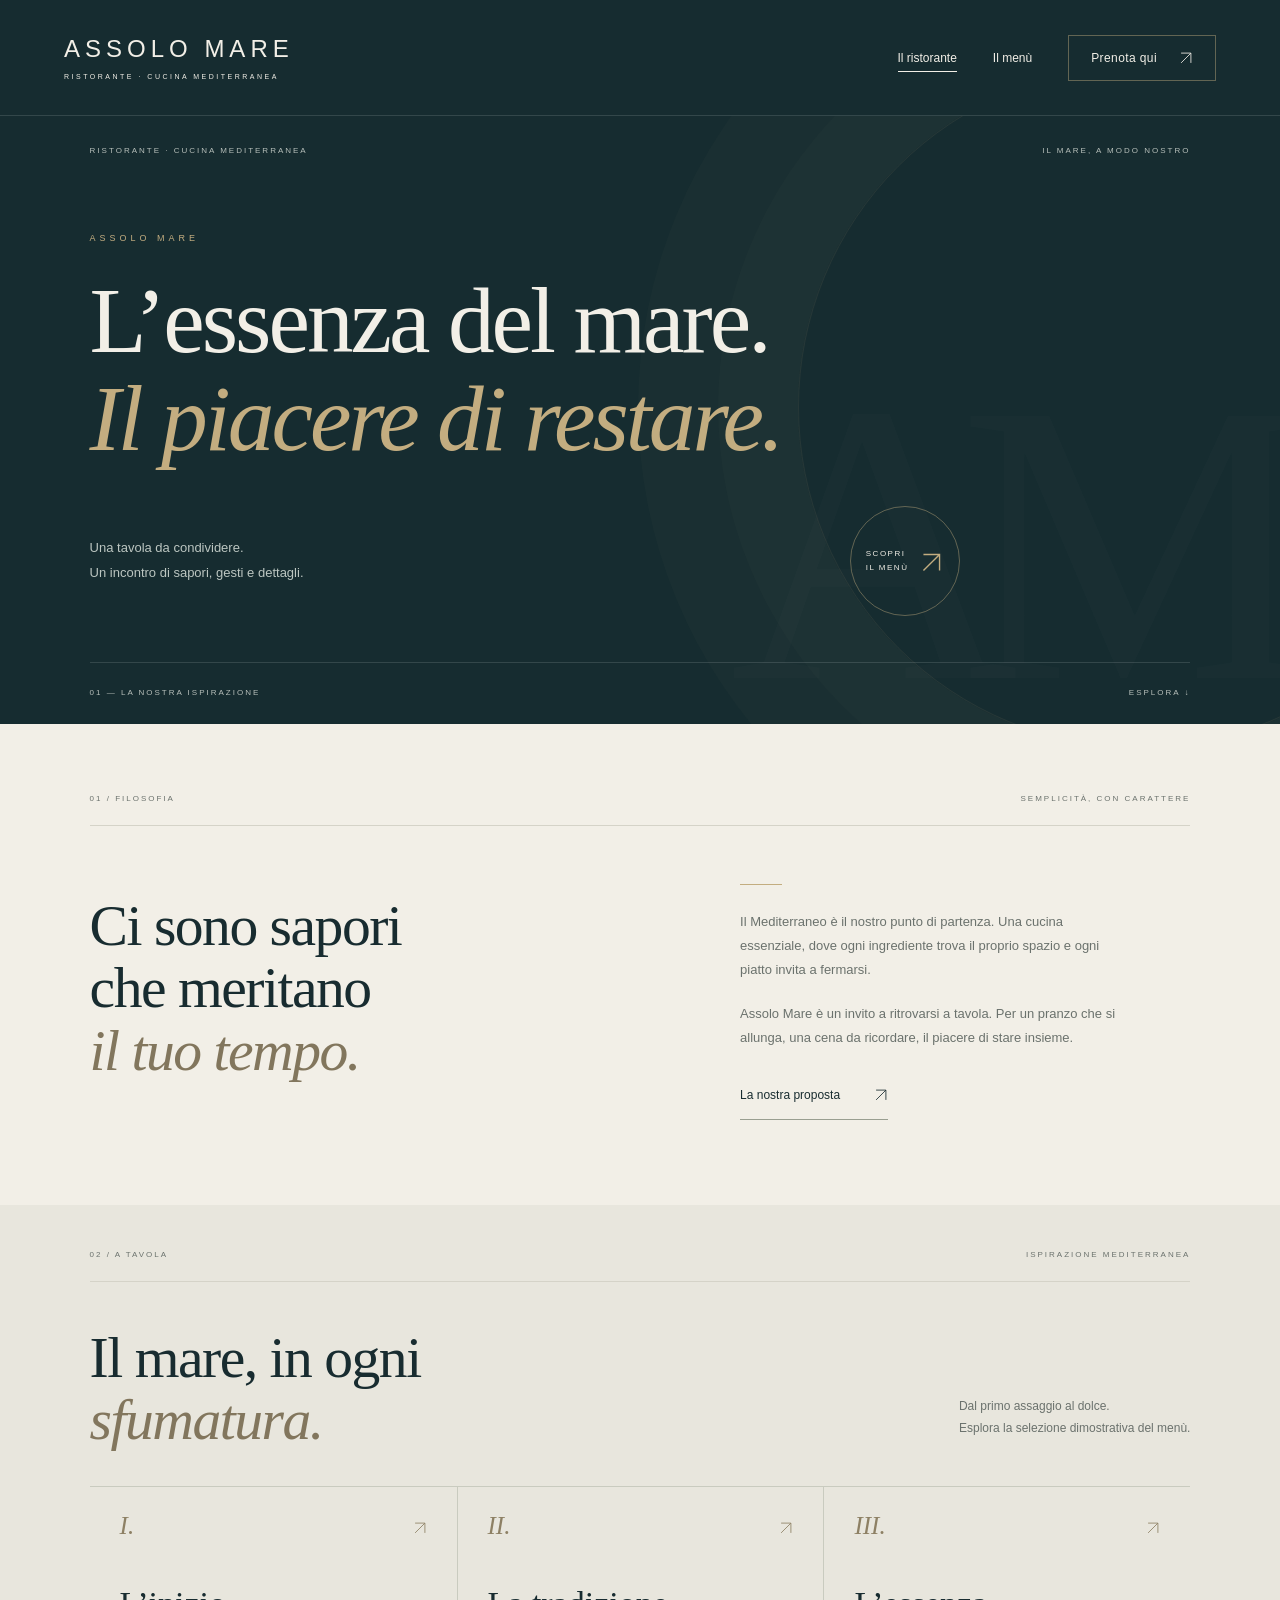
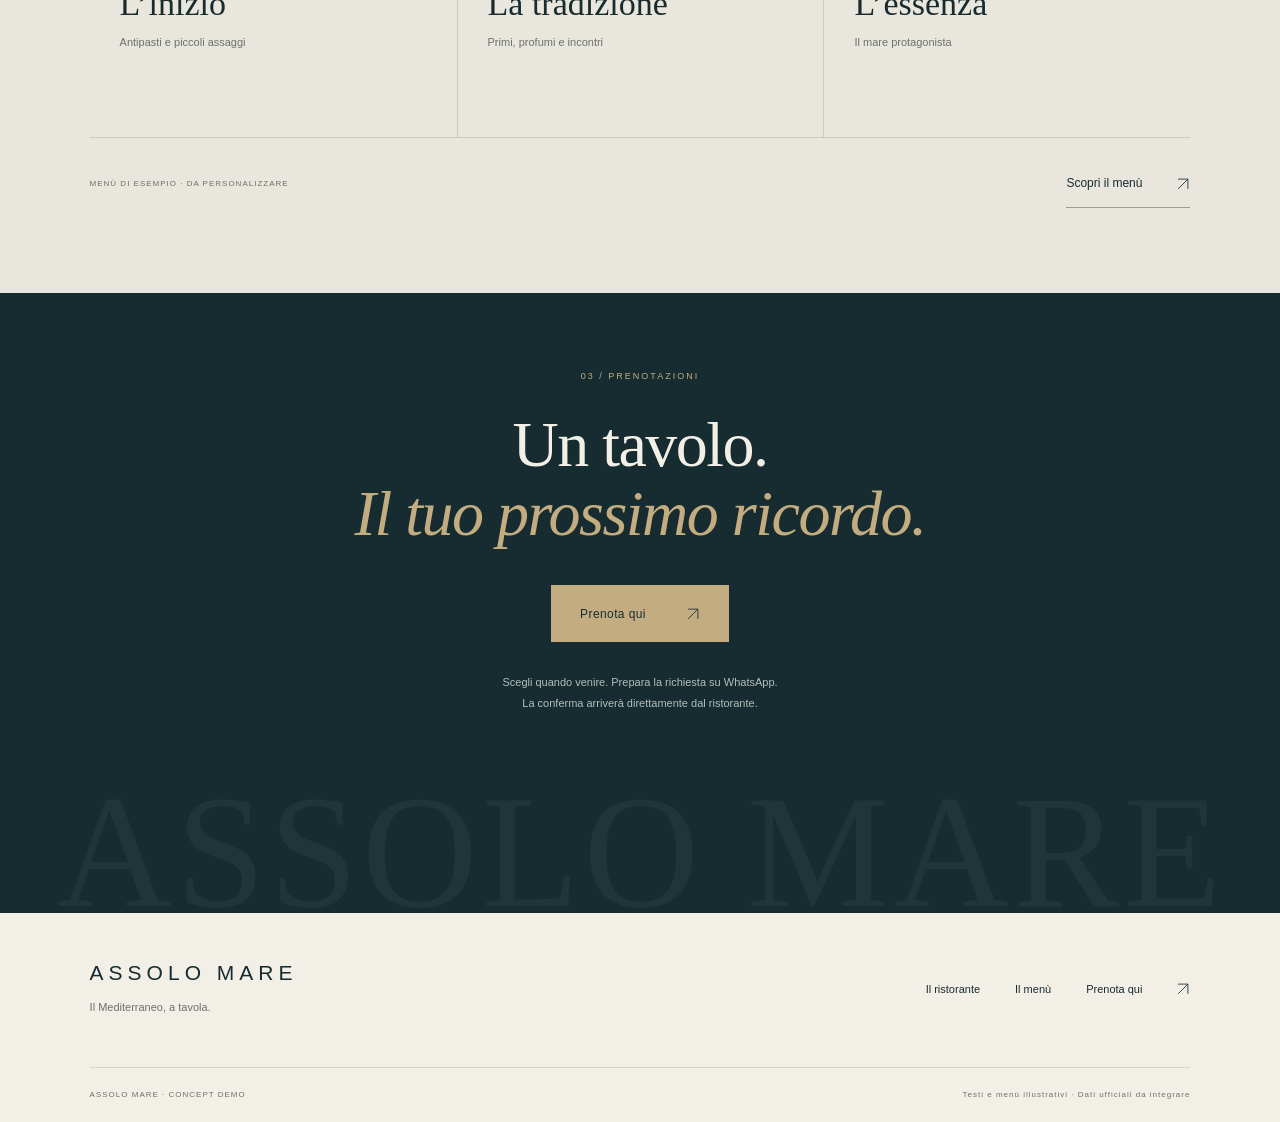
<file: index.html>
<!doctype html>
<html lang="it">
<head><meta charset="utf-8"><meta name="viewport" content="width=device-width,initial-scale=1"><title>Assolo Mare — Il mare, senza fretta</title><meta name="description" content="La demo di Assolo Mare: cucina di mare, menù e prenotazioni su WhatsApp."><link rel="stylesheet" href="style.css"><script src="app.js" defer></script></head>
<body class="home-page"><a class="skip-link" href="#contenuto">Salta al contenuto</a>
<header><a class="brand" href="index.html">ASSOLO MARE<span>RISTORANTE · CUCINA MEDITERRANEA</span></a><nav aria-label="Navigazione principale"><a href="index.html" aria-current="page">Il ristorante</a><a href="menu.html">Il menù</a><button class="button small" data-book>Prenota qui <svg class="icon-arrow" viewBox="0 0 20 20" aria-hidden="true"><path d="M3 17 17 3M3 3h14v14"/></svg></button></nav></header>
<main id="contenuto">
<section class="hero"><div class="hero-top"><span>RISTORANTE · CUCINA MEDITERRANEA</span><span>IL MARE, A MODO NOSTRO</span></div><div class="hero-copy"><p class="eyebrow">ASSOLO MARE</p><h1>L’essenza del mare.<br><em>Il piacere di restare.</em></h1><div class="hero-bottom"><p>Una tavola da condividere.<br>Un incontro di sapori, gesti e dettagli.</p><a class="circle-link" href="menu.html" aria-label="Scopri il menù"><span>SCOPRI<br>IL MENÙ</span><span aria-hidden="true"><svg class="icon-arrow" viewBox="0 0 20 20" aria-hidden="true"><path d="M3 17 17 3M3 3h14v14"/></svg></span></a></div></div><div class="hero-foot"><span>01 — LA NOSTRA ISPIRAZIONE</span><a href="#filosofia">ESPLORA ↓</a></div><span class="hero-watermark" aria-hidden="true">AM</span></section>
<section class="intro" id="filosofia"><div class="section-label"><span>01 / FILOSOFIA</span><span>SEMPLICITÀ, CON CARATTERE</span></div><div class="intro-grid"><h2>Ci sono sapori<br>che meritano<br><em>il tuo tempo.</em></h2><div class="intro-text"><span class="line-mark" aria-hidden="true"></span><p>Il Mediterraneo è il nostro punto di partenza. Una cucina essenziale, dove ogni ingrediente trova il proprio spazio e ogni piatto invita a fermarsi.</p><p>Assolo Mare è un invito a ritrovarsi a tavola. Per un pranzo che si allunga, una cena da ricordare, il piacere di stare insieme.</p><a class="text-button" href="menu.html">La nostra proposta <span aria-hidden="true"><svg class="icon-arrow" viewBox="0 0 20 20" aria-hidden="true"><path d="M3 17 17 3M3 3h14v14"/></svg></span></a></div></div></section>
<section class="menu-teaser"><div class="section-label"><span>02 / A TAVOLA</span><span>ISPIRAZIONE MEDITERRANEA</span></div><div class="teaser-heading"><h2>Il mare, in ogni<br><em>sfumatura.</em></h2><p>Dal primo assaggio al dolce.<br>Esplora la selezione dimostrativa del menù.</p></div><div class="menu-cards"><a href="menu.html#antipasti"><span class="card-number">I.</span><div><h3>L’inizio</h3><p>Antipasti e piccoli assaggi</p></div><span class="card-arrow"><svg class="icon-arrow" viewBox="0 0 20 20" aria-hidden="true"><path d="M3 17 17 3M3 3h14v14"/></svg></span></a><a href="menu.html#primi"><span class="card-number">II.</span><div><h3>La tradizione</h3><p>Primi, profumi e incontri</p></div><span class="card-arrow"><svg class="icon-arrow" viewBox="0 0 20 20" aria-hidden="true"><path d="M3 17 17 3M3 3h14v14"/></svg></span></a><a href="menu.html#secondi"><span class="card-number">III.</span><div><h3>L’essenza</h3><p>Il mare protagonista</p></div><span class="card-arrow"><svg class="icon-arrow" viewBox="0 0 20 20" aria-hidden="true"><path d="M3 17 17 3M3 3h14v14"/></svg></span></a></div><div class="teaser-bottom"><span>MENÙ DI ESEMPIO · DA PERSONALIZZARE</span><a class="text-button" href="menu.html">Scopri il menù <span aria-hidden="true"><svg class="icon-arrow" viewBox="0 0 20 20" aria-hidden="true"><path d="M3 17 17 3M3 3h14v14"/></svg></span></a></div></section>
<section class="booking-banner"><p class="eyebrow">03 / PRENOTAZIONI</p><h2>Un tavolo.<br><em>Il tuo prossimo ricordo.</em></h2><button class="button light" data-book>Prenota qui <span aria-hidden="true"><svg class="icon-arrow" viewBox="0 0 20 20" aria-hidden="true"><path d="M3 17 17 3M3 3h14v14"/></svg></span></button><p>Scegli quando venire. Prepara la richiesta su WhatsApp.<br>La conferma arriverà direttamente dal ristorante.</p><span class="booking-wordmark" aria-hidden="true">ASSOLO MARE</span></section>
</main>
<footer><div><a class="brand" href="index.html">ASSOLO MARE</a><p>Il Mediterraneo, a tavola.</p></div><div class="footer-links"><a href="index.html">Il ristorante</a><a href="menu.html">Il menù</a><button class="text-button" data-book>Prenota qui <svg class="icon-arrow" viewBox="0 0 20 20" aria-hidden="true"><path d="M3 17 17 3M3 3h14v14"/></svg></button></div><div class="footer-bottom"><span>ASSOLO MARE · CONCEPT DEMO</span><span>Testi e menù illustrativi · Dati ufficiali da integrare</span></div></footer>
<dialog id="booking" aria-labelledby="booking-title"><form id="booking-form"><button type="button" class="close" aria-label="Chiudi prenotazione">×</button><p class="eyebrow">UN TAVOLO PER TE</p><h2 id="booking-title">Il tuo tavolo,<br><em>ti aspetta.</em></h2><p>Prepara la richiesta: potrai rileggerla e inviarla su WhatsApp.</p><label>Nome<input name="name" autocomplete="given-name" required maxlength="80" placeholder="Come ti chiami?"></label><div class="form-row"><label>Data<input name="date" type="date" required></label><label>Ora<input name="time" type="time" required></label></div><label>Persone<select name="guests"><option>1</option><option selected>2</option><option>3</option><option>4</option><option>5</option><option>6</option><option>7</option><option>8</option><option>9</option><option>10</option><option>Più di 10</option></select></label><label>Note (facoltative)<textarea name="notes" maxlength="500" placeholder="Allergie, esigenze particolari…"></textarea></label><p id="booking-status" role="status"></p><button class="button" type="submit">Continua su WhatsApp <svg class="icon-arrow" viewBox="0 0 20 20" aria-hidden="true"><path d="M3 17 17 3M3 3h14v14"/></svg></button><p class="fine">La richiesta non conferma la prenotazione. Attendi la risposta del ristorante.</p></form></dialog>
</body></html>
</file>
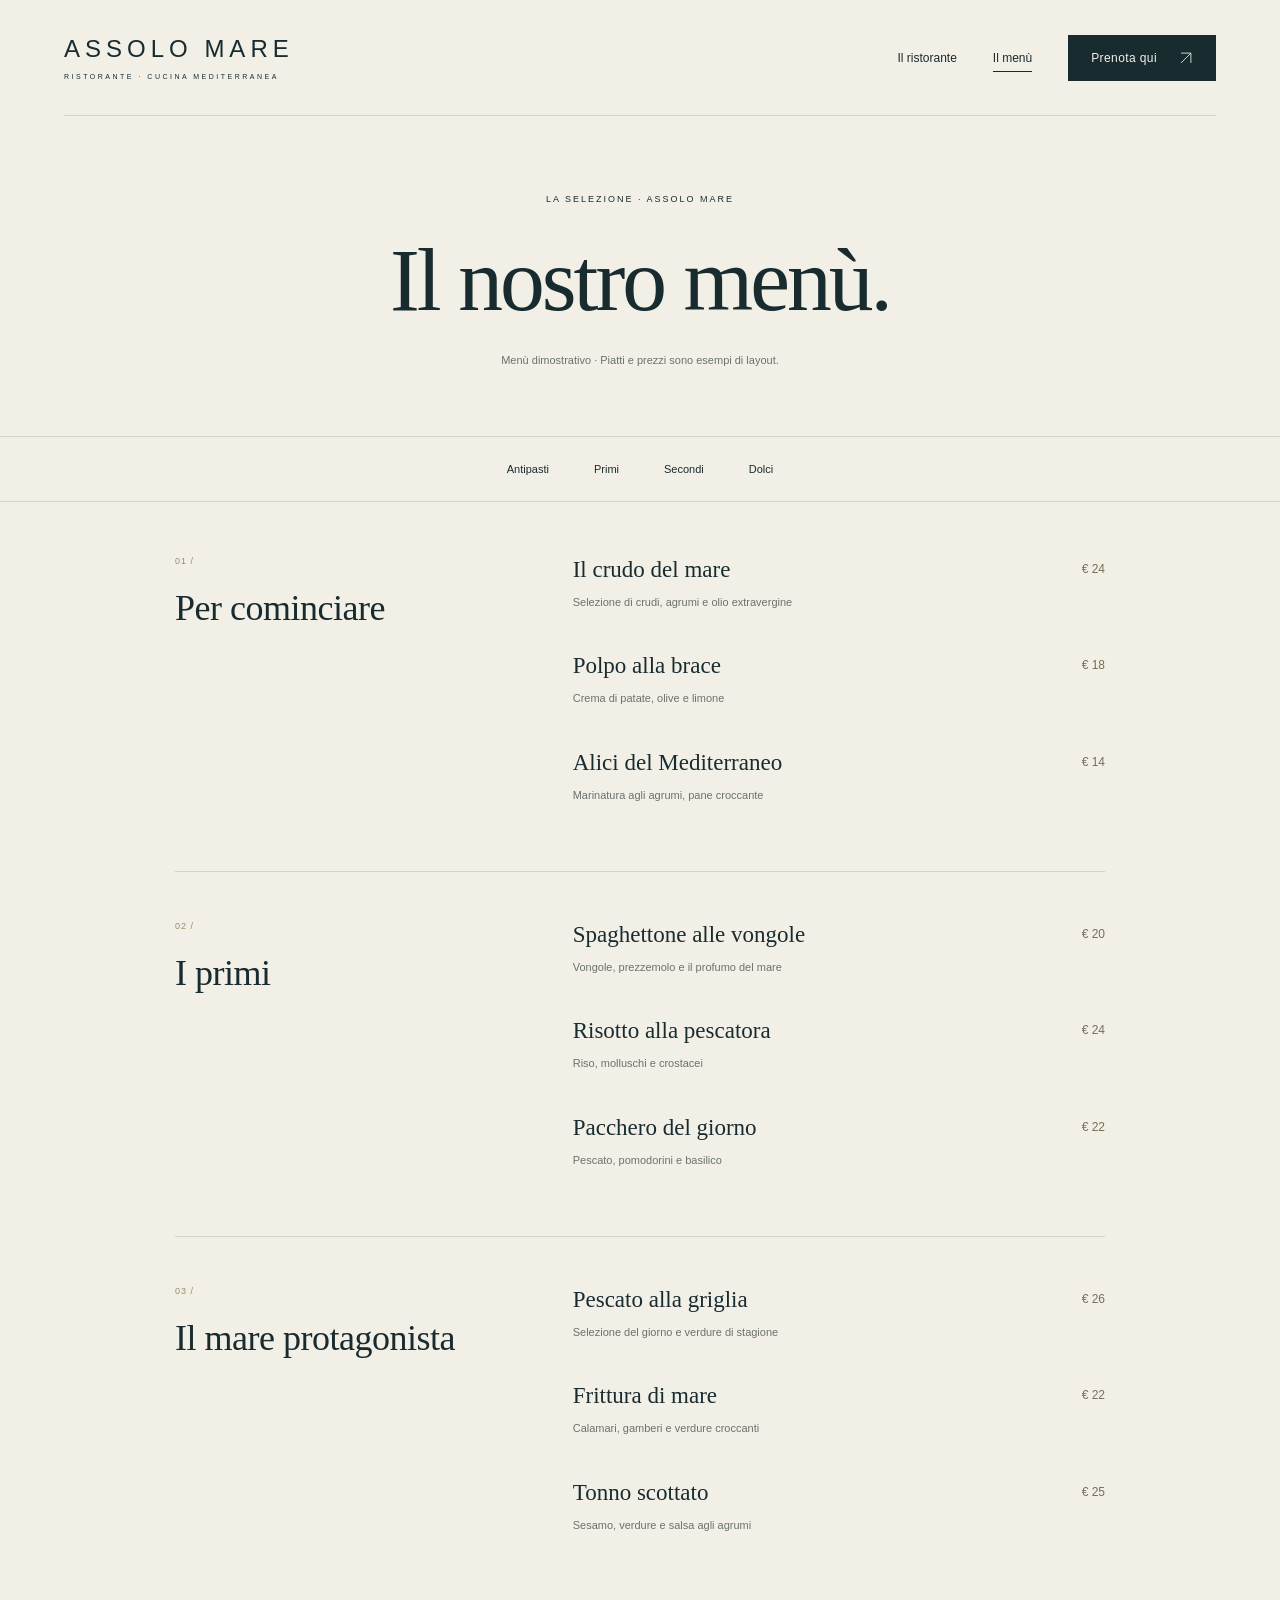
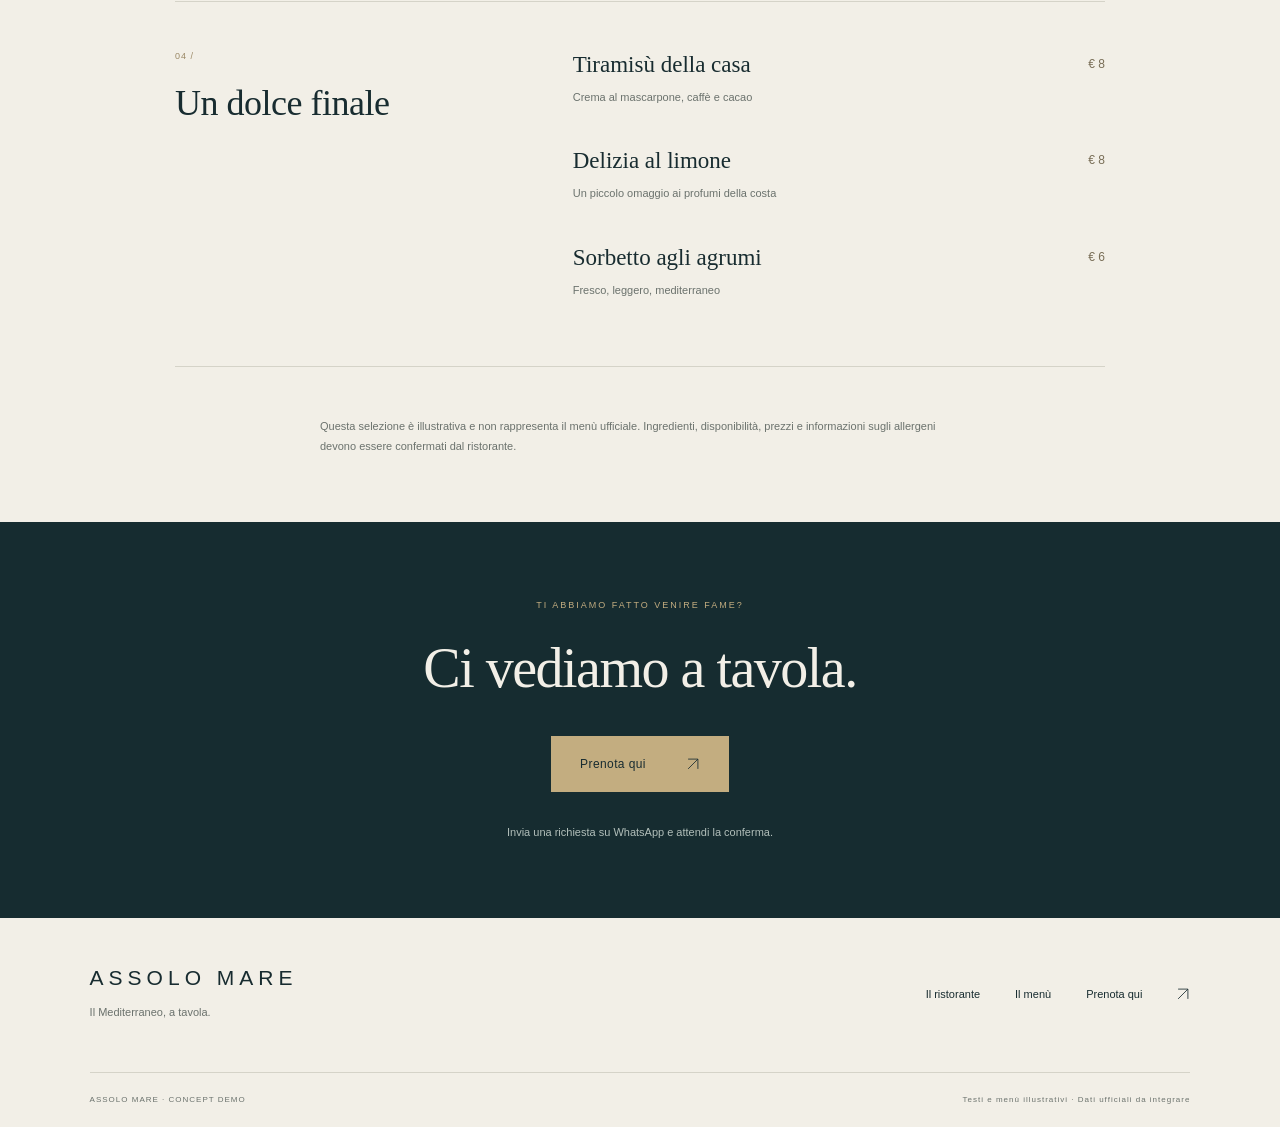
<file: menu.html>
<!doctype html>
<html lang="it">
<head><meta charset="utf-8"><meta name="viewport" content="width=device-width,initial-scale=1"><title>Il menù — Assolo Mare</title><meta name="description" content="La demo di Assolo Mare: cucina di mare, menù e prenotazioni su WhatsApp."><link rel="stylesheet" href="style.css"><script src="app.js" defer></script></head>
<body class="menu-page"><a class="skip-link" href="#contenuto">Salta al contenuto</a>
<header><a class="brand" href="index.html">ASSOLO MARE<span>RISTORANTE · CUCINA MEDITERRANEA</span></a><nav aria-label="Navigazione principale"><a href="index.html">Il ristorante</a><a href="menu.html" aria-current="page">Il menù</a><button class="button small" data-book>Prenota qui <svg class="icon-arrow" viewBox="0 0 20 20" aria-hidden="true"><path d="M3 17 17 3M3 3h14v14"/></svg></button></nav></header>
<main id="contenuto"><section class="menu-heading"><p class="eyebrow">LA SELEZIONE · ASSOLO MARE</p><h1>Il nostro menù.</h1><p>Menù dimostrativo · Piatti e prezzi sono esempi di layout.</p></section><nav class="menu-tabs" aria-label="Categorie menù"><a href="#antipasti">Antipasti</a><a href="#primi">Primi</a><a href="#secondi">Secondi</a><a href="#dolci">Dolci</a></nav><div class="menu-list"><section class="menu-section" id="antipasti"><h2>Per cominciare</h2><article class="dish"><h3>Il crudo del mare</h3><span class="price">€ 24</span><p>Selezione di crudi, agrumi e olio extravergine</p></article><article class="dish"><h3>Polpo alla brace</h3><span class="price">€ 18</span><p>Crema di patate, olive e limone</p></article><article class="dish"><h3>Alici del Mediterraneo</h3><span class="price">€ 14</span><p>Marinatura agli agrumi, pane croccante</p></article></section><section class="menu-section" id="primi"><h2>I primi</h2><article class="dish"><h3>Spaghettone alle vongole</h3><span class="price">€ 20</span><p>Vongole, prezzemolo e il profumo del mare</p></article><article class="dish"><h3>Risotto alla pescatora</h3><span class="price">€ 24</span><p>Riso, molluschi e crostacei</p></article><article class="dish"><h3>Pacchero del giorno</h3><span class="price">€ 22</span><p>Pescato, pomodorini e basilico</p></article></section><section class="menu-section" id="secondi"><h2>Il mare protagonista</h2><article class="dish"><h3>Pescato alla griglia</h3><span class="price">€ 26</span><p>Selezione del giorno e verdure di stagione</p></article><article class="dish"><h3>Frittura di mare</h3><span class="price">€ 22</span><p>Calamari, gamberi e verdure croccanti</p></article><article class="dish"><h3>Tonno scottato</h3><span class="price">€ 25</span><p>Sesamo, verdure e salsa agli agrumi</p></article></section><section class="menu-section" id="dolci"><h2>Un dolce finale</h2><article class="dish"><h3>Tiramisù della casa</h3><span class="price">€ 8</span><p>Crema al mascarpone, caffè e cacao</p></article><article class="dish"><h3>Delizia al limone</h3><span class="price">€ 8</span><p>Un piccolo omaggio ai profumi della costa</p></article><article class="dish"><h3>Sorbetto agli agrumi</h3><span class="price">€ 6</span><p>Fresco, leggero, mediterraneo</p></article></section><p class="menu-note">Questa selezione è illustrativa e non rappresenta il menù ufficiale. Ingredienti, disponibilità, prezzi e informazioni sugli allergeni devono essere confermati dal ristorante.</p></div><section class="booking-banner"><p class="eyebrow">TI ABBIAMO FATTO VENIRE FAME?</p><h2>Ci vediamo a tavola.</h2><button class="button light" data-book>Prenota qui <svg class="icon-arrow" viewBox="0 0 20 20" aria-hidden="true"><path d="M3 17 17 3M3 3h14v14"/></svg></button><p>Invia una richiesta su WhatsApp e attendi la conferma.</p></section></main>
<footer><div><a class="brand" href="index.html">ASSOLO MARE</a><p>Il Mediterraneo, a tavola.</p></div><div class="footer-links"><a href="index.html">Il ristorante</a><a href="menu.html">Il menù</a><button class="text-button" data-book>Prenota qui <svg class="icon-arrow" viewBox="0 0 20 20" aria-hidden="true"><path d="M3 17 17 3M3 3h14v14"/></svg></button></div><div class="footer-bottom"><span>ASSOLO MARE · CONCEPT DEMO</span><span>Testi e menù illustrativi · Dati ufficiali da integrare</span></div></footer>
<dialog id="booking" aria-labelledby="booking-title"><form id="booking-form"><button type="button" class="close" aria-label="Chiudi prenotazione">×</button><p class="eyebrow">UN TAVOLO PER TE</p><h2 id="booking-title">Il tuo tavolo,<br><em>ti aspetta.</em></h2><p>Prepara la richiesta: potrai rileggerla e inviarla su WhatsApp.</p><label>Nome<input name="name" autocomplete="given-name" required maxlength="80" placeholder="Come ti chiami?"></label><div class="form-row"><label>Data<input name="date" type="date" required></label><label>Ora<input name="time" type="time" required></label></div><label>Persone<select name="guests"><option>1</option><option selected>2</option><option>3</option><option>4</option><option>5</option><option>6</option><option>7</option><option>8</option><option>9</option><option>10</option><option>Più di 10</option></select></label><label>Note (facoltative)<textarea name="notes" maxlength="500" placeholder="Allergie, esigenze particolari…"></textarea></label><p id="booking-status" role="status"></p><button class="button" type="submit">Continua su WhatsApp <svg class="icon-arrow" viewBox="0 0 20 20" aria-hidden="true"><path d="M3 17 17 3M3 3h14v14"/></svg></button><p class="fine">La richiesta non conferma la prenotazione. Attendi la risposta del ristorante.</p></form></dialog>
</body></html>
</file>
<file: style.css>
:root{--paper:#f2efe7;--ink:#182c30;--muted:#6b726d;--line:#d5d3c8;--gold:#c3ad80;--serif:Didot,'Bodoni MT','Times New Roman',serif;--sans:Arial,Helvetica,sans-serif}*{box-sizing:border-box}html{scroll-behavior:smooth;scroll-padding-top:30px}body{margin:0;background:var(--paper);color:var(--ink);font-family:var(--sans);-webkit-font-smoothing:antialiased}a{color:inherit;text-decoration:none}button,input,select,textarea{font:inherit}button{cursor:pointer}button,a{touch-action:manipulation}header{height:116px;margin:0 5%;display:flex;align-items:center;justify-content:space-between;border-bottom:1px solid var(--line)}.brand{font-size:24px;letter-spacing:5px;font-weight:400}.brand span{display:block;font-size:7px;letter-spacing:2.5px;margin-top:10px}nav{display:flex;align-items:center;gap:36px;font-size:12px}nav>a{position:relative;padding:9px 0}nav>a:after{content:'';position:absolute;bottom:2px;left:0;width:0;height:1px;background:currentColor;transition:width .2s}nav>a:hover:after,nav>a[aria-current]:after{width:100%}.button{border:1px solid var(--ink);color:var(--paper);background:var(--ink);display:inline-flex;justify-content:space-between;align-items:center;gap:40px;padding:20px 28px;font-size:12px;letter-spacing:.4px;transition:background .2s,color .2s}.button:hover{background:#344c4f}.button.small{padding:15px 22px;gap:22px}.eyebrow,.section-label,.hero-top,.hero-foot{font-size:9px;font-weight:400;letter-spacing:2px}.eyebrow{margin:0 0 25px}h1,h2,h3,p{margin-top:0}h1,h2,h3{font-family:var(--serif);font-weight:400}h1 em,h2 em{font-weight:400}p{line-height:1.85}button span{pointer-events:none}.home-page header{background:#162c30;color:var(--paper);margin:0;padding:0 5%;border-color:#ffffff20}.home-page header .button{border-color:#c3ad8070;background:transparent;color:var(--paper)}.home-page header .button:hover{background:var(--gold);color:var(--ink)}.hero{position:relative;overflow:hidden;background:#162c30;color:var(--paper);padding:30px 7% 27px;isolation:isolate}.hero:after{content:'';position:absolute;width:680px;height:680px;right:-200px;top:-50px;border-radius:50%;border:1px solid #c3ad8018;box-shadow:0 0 0 80px #c3ad8005,0 0 0 160px #c3ad8005;z-index:-1}.hero-top,.hero-foot{display:flex;justify-content:space-between;color:#b7bfba;font-size:8px}.hero-copy{position:relative;z-index:1;max-width:1180px;margin:75px auto 46px}.hero-copy .eyebrow{color:var(--gold);letter-spacing:4px}h1{font-size:clamp(58px,7.3vw,112px);line-height:1.05;letter-spacing:-3px;margin-bottom:38px}h1 em{color:var(--gold)}.hero-bottom{display:flex;justify-content:space-between;align-items:center;max-width:870px}.hero-bottom p{font-size:13px;color:#bcc6c1;line-height:1.9;margin:0}.circle-link{width:110px;height:110px;border:1px solid #c3ad8070;border-radius:50%;display:flex;align-items:center;justify-content:center;gap:12px;transition:background .2s,color .2s}.circle-link>span:first-child{font-size:8px;letter-spacing:1.5px;line-height:1.7}.circle-link>span:last-child{font-size:23px;color:var(--gold)}.circle-link:hover{background:#ffffff0a}.hero-foot{border-top:1px solid #ffffff20;padding-top:25px}.hero-watermark{position:absolute;right:2%;bottom:-20px;font-family:var(--serif);font-size:400px;line-height:1;letter-spacing:-60px;color:#ffffff03;pointer-events:none;z-index:-1}.intro,.menu-teaser{padding:70px 7% 85px}.section-label{display:flex;justify-content:space-between;border-bottom:1px solid var(--line);padding-bottom:22px;color:var(--muted);font-size:8px}.intro-grid{display:grid;grid-template-columns:1.2fr 1fr;gap:10%;align-items:center;padding-top:58px}h2{font-size:clamp(42px,4.5vw,68px);line-height:1.08;letter-spacing:-1.5px;margin-bottom:27px}h2 em{color:#82765d}.intro-text{max-width:390px}.intro-text p{font-size:13px;color:var(--muted);margin-bottom:20px}.line-mark{display:block;width:42px;height:1px;background:var(--gold);margin-bottom:25px}.text-button{display:inline-flex;align-items:center;justify-content:space-between;gap:34px;border:0;border-bottom:1px solid #9a9f91;background:none;padding:14px 0;color:var(--ink);font-size:12px;transition:gap .2s}.text-button:hover{gap:45px}.text-button span{font-size:18px}.menu-teaser{background:#e8e6dd;padding-top:45px}.teaser-heading{display:flex;align-items:flex-end;justify-content:space-between;margin:45px 0 35px}.teaser-heading h2{margin:0}.teaser-heading>p{font-size:12px;color:var(--muted);max-width:260px}.menu-cards{display:grid;grid-template-columns:repeat(3,1fr);border-block:1px solid #c9cbbf}.menu-cards>a{min-height:250px;padding:25px 30px;display:flex;flex-direction:column;position:relative;transition:background .2s}.menu-cards>a+a{border-left:1px solid #c9cbbf}.menu-cards>a:hover{background:#f2efe7}.card-number{font-family:var(--serif);font-style:italic;color:#8d8064;font-size:25px}.menu-cards h3{font-size:34px;margin:45px 0 9px}.menu-cards p{font-size:11px;color:var(--muted);margin:0}.card-arrow{position:absolute;right:30px;top:29px;color:#8d8064;font-size:19px}.teaser-bottom{display:flex;align-items:center;justify-content:space-between;margin-top:20px}.teaser-bottom>span{font-size:8px;letter-spacing:1px;color:var(--muted)}.booking-banner{text-align:center;background:#162c30;color:var(--paper);padding:75px 7% 0;overflow:hidden}.booking-banner>.eyebrow{color:var(--gold)}.booking-banner h2{font-size:clamp(43px,5vw,75px)}.booking-banner h2 em{color:var(--gold)}.light{background:var(--gold);color:var(--ink);border-color:var(--gold);margin:10px 0}.light:hover{background:var(--paper)}.booking-banner>p:last-of-type{font-size:11px;color:#b2bfba;margin:20px 0 45px;line-height:1.9}.booking-wordmark{display:block;font-size:clamp(35px,12.5vw,190px);letter-spacing:.025em;line-height:.85;white-space:nowrap;color:#ffffff0b;margin:70px -3% -7px;font-family:var(--serif)}footer{padding:48px 7% 23px;display:flex;flex-wrap:wrap;justify-content:space-between;align-items:center;gap:25px}footer .brand{font-size:21px}footer p{font-size:11px;color:var(--muted);margin:12px 0 0}.footer-links{display:flex;align-items:center;gap:35px;font-size:11px}.footer-links .text-button{font-size:11px;border:0;padding:0}.footer-bottom{flex-basis:100%;display:flex;justify-content:space-between;border-top:1px solid var(--line);padding-top:22px;margin-top:25px;font-size:8px;letter-spacing:1px;color:var(--muted)}.menu-heading{padding:75px 7% 55px;text-align:center}.menu-heading h1{font-size:clamp(60px,7vw,100px);margin-bottom:23px}.menu-heading>p:last-child{font-size:11px;color:var(--muted)}.menu-tabs{justify-content:center;gap:45px;padding:17px 20px;border-block:1px solid var(--line);font-size:11px}.menu-list{max-width:1000px;padding:55px 35px 65px;margin:auto;counter-reset:section}.menu-section{display:grid;grid-template-columns:1fr 1.6fr;column-gap:65px;margin:0 0 50px;border-bottom:1px solid var(--line);padding-bottom:25px;counter-increment:section;scroll-margin-top:35px}.menu-section h2{grid-column:1;grid-row:1 / span 6;font-size:36px;letter-spacing:-.5px}.menu-section h2:before{content:'0' counter(section) ' /';display:block;font-family:var(--sans);font-size:9px;letter-spacing:1px;color:#9b8967;margin-bottom:22px}.dish{grid-column:2;display:grid;grid-template-columns:1fr auto;gap:9px 20px;margin-bottom:26px;padding-bottom:15px}.dish h3{font-size:23px;margin:0}.price{grid-column:2;grid-row:1;font-size:12px;padding-top:5px;color:#796e57}.dish p{font-size:11px;color:var(--muted);margin:0;grid-column:1}.menu-note{font-size:11px;color:var(--muted);line-height:1.8;max-width:640px;margin:0 auto}.menu-page .booking-banner{padding-bottom:30px}.menu-page .booking-banner h2{font-size:56px}dialog{border:1px solid var(--line);padding:38px;width:min(535px,94vw);max-height:92dvh;background:var(--paper);color:var(--ink)}dialog::backdrop{background:#071a20b8;backdrop-filter:blur(6px)}dialog h2{font-size:43px}dialog .eyebrow{font-size:8px;margin-bottom:20px}dialog p{font-size:12px;color:var(--muted)}.close{position:absolute;right:14px;top:8px;font-size:29px;border:0;background:none;color:var(--ink);padding:5px 9px}.form-row{display:grid;grid-template-columns:1fr 1fr;gap:16px}label{display:flex;flex-direction:column;gap:8px;font-size:11px;margin:15px 0}input,select,textarea{min-width:0;width:100%;border:1px solid #c9ccbf;background:#faf9f4;padding:12px;color:var(--ink);border-radius:0}textarea{resize:vertical;min-height:65px}.fine{font-size:10px!important;margin-bottom:0}form>.button{width:100%;justify-content:center}#booking-status{color:#786039;font-size:11px}.skip-link{position:fixed;top:-90px;left:20px;background:var(--paper);color:var(--ink);padding:15px;z-index:20}.skip-link:focus{top:10px}:focus-visible{outline:2px solid #ae8b44;outline-offset:5px}@media(min-width:1600px){.hero-copy{max-width:none}}@media(max-width:760px){header{height:90px}.brand{font-size:19px;letter-spacing:3px}.brand span{font-size:6px;letter-spacing:1.2px}nav{gap:18px;font-size:11px}header nav>a:first-child{display:none}.button.small{padding:12px 14px;font-size:10px}.hero{padding:24px 6%}.hero-top{font-size:7px;letter-spacing:1px}.hero-top>span:last-child{display:none}.hero-copy{margin:65px 0 40px}.hero-copy .eyebrow{font-size:8px}h1{font-size:clamp(42px,7.5vw,58px);letter-spacing:-1.5px;line-height:1.12;margin-bottom:30px}.hero-bottom{gap:15px}.hero-bottom p{font-size:11px}.circle-link{width:85px;height:85px;flex-shrink:0;gap:8px}.circle-link>span:first-child{font-size:7px}.hero-foot{font-size:7px;letter-spacing:1px}.hero-watermark{font-size:280px}.intro,.menu-teaser{padding:42px 6% 50px}.section-label{font-size:7px;letter-spacing:1.1px;gap:20px;line-height:1.7}.section-label>span:last-child{text-align:right}.intro-grid{grid-template-columns:1fr;gap:20px;padding-top:35px}h2{font-size:43px}.intro-text{max-width:100%}.intro-text p{font-size:12px}.teaser-heading{align-items:start;flex-direction:column;gap:10px;margin:35px 0 25px}.teaser-heading h2{font-size:44px}.menu-cards{grid-template-columns:1fr}.menu-cards>a{min-height:140px;padding:22px 20px;display:grid;grid-template-columns:45px 1fr;align-items:center}.menu-cards>a+a{border-left:0;border-top:1px solid #c9cbbf}.menu-cards h3{margin:0 0 10px;font-size:31px}.card-number{align-self:start;font-size:20px}.card-arrow{top:25px;right:20px}.teaser-bottom{align-items:start;gap:15px}.teaser-bottom>span{font-size:7px;line-height:1.8;max-width:125px;padding-top:16px}.text-button{font-size:11px;gap:20px}.booking-banner{padding:55px 6% 0}.booking-banner h2{font-size:43px}.booking-wordmark{font-size:12vw;margin-top:50px}.booking-banner>p:last-of-type{font-size:10px}.footer-links{gap:25px;font-size:10px}.footer-bottom{flex-direction:column;gap:12px;font-size:7px;line-height:1.7}footer{padding:35px 6% 20px}.menu-heading{padding:50px 6% 35px}.menu-heading h1{font-size:58px}.menu-tabs{gap:25px;position:sticky;top:0;background:var(--paper);z-index:2}.menu-list{padding:38px 6%}.menu-section{grid-template-columns:1fr;gap:0;margin-bottom:35px;scroll-margin-top:80px}.menu-section h2{grid-column:1;grid-row:auto;font-size:33px;margin-bottom:28px}.menu-section h2:before{display:inline;margin-right:12px}.dish{grid-column:1;margin-bottom:20px}.dish h3{font-size:22px}.dish p{font-size:10px}.menu-page .booking-banner h2{font-size:40px}dialog{padding:30px 24px}dialog h2{font-size:36px}.form-row{gap:12px}}@media(prefers-reduced-motion:reduce){html{scroll-behavior:auto}*{transition:none!important}}

.icon-arrow{width:14px;height:14px;display:inline-block;vertical-align:middle;flex-shrink:0;fill:none;stroke:currentColor;stroke-width:1.2}.circle-link .icon-arrow{width:23px;height:23px}
</file>
